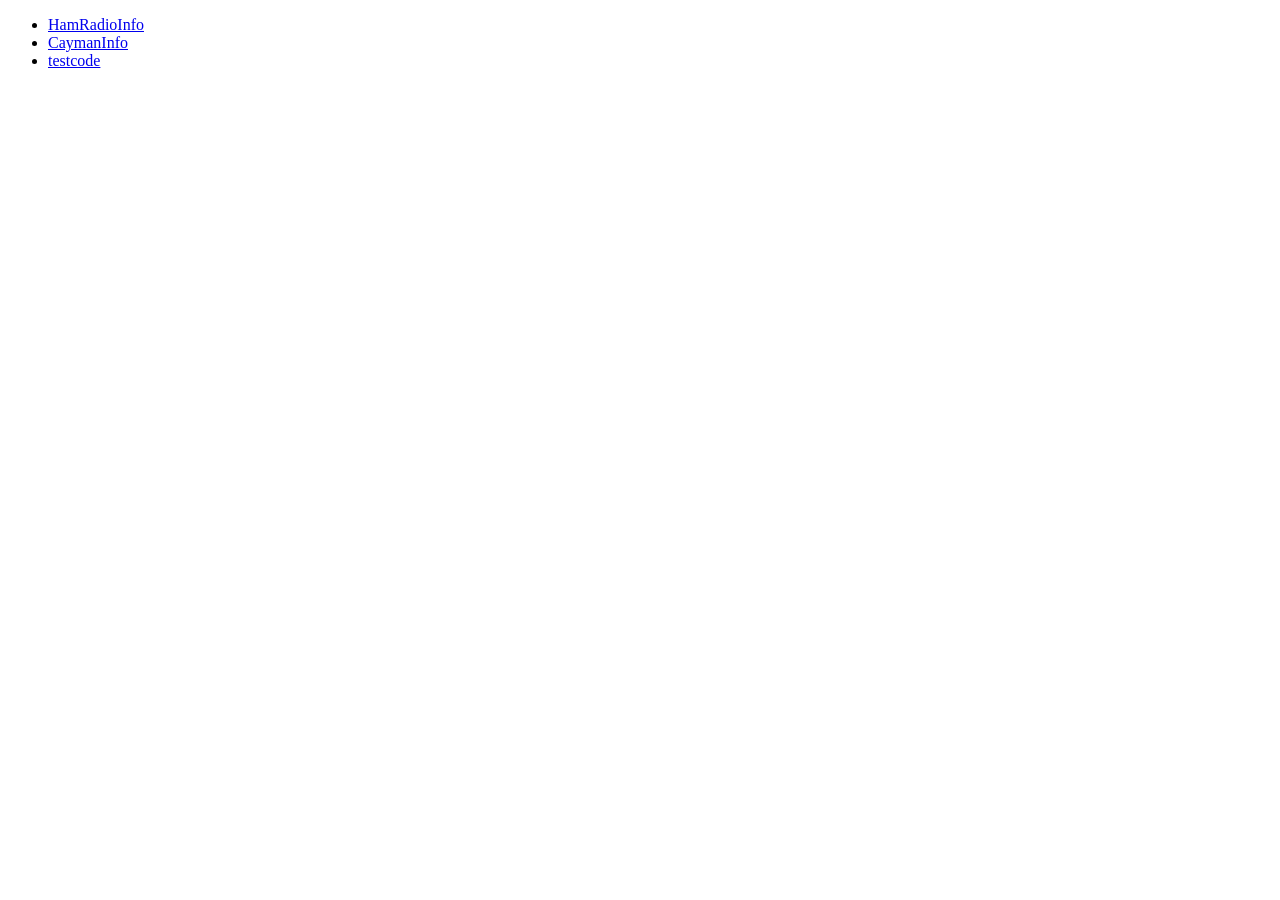
<file: index.html>
<!DOCTYPE html>
<html>
	<head>
		<title>R3sour3s</title>
	<head>
		<title>R3sourc3s</title>
	</head>
    		<ul>
        		<li><a href="https://yagahokin.github.io/hamradioinfo.html">HamRadioInfo</a></li>
        		<li><a href="https://yagahokin.github.io/caymaninfo.html">CaymanInfo</a></li>
				<li><a href="https://yagahokin.github.io/testcode.html">testcode</a></li>
			</ul>
		</footer>
	</body>
</html>
</file>
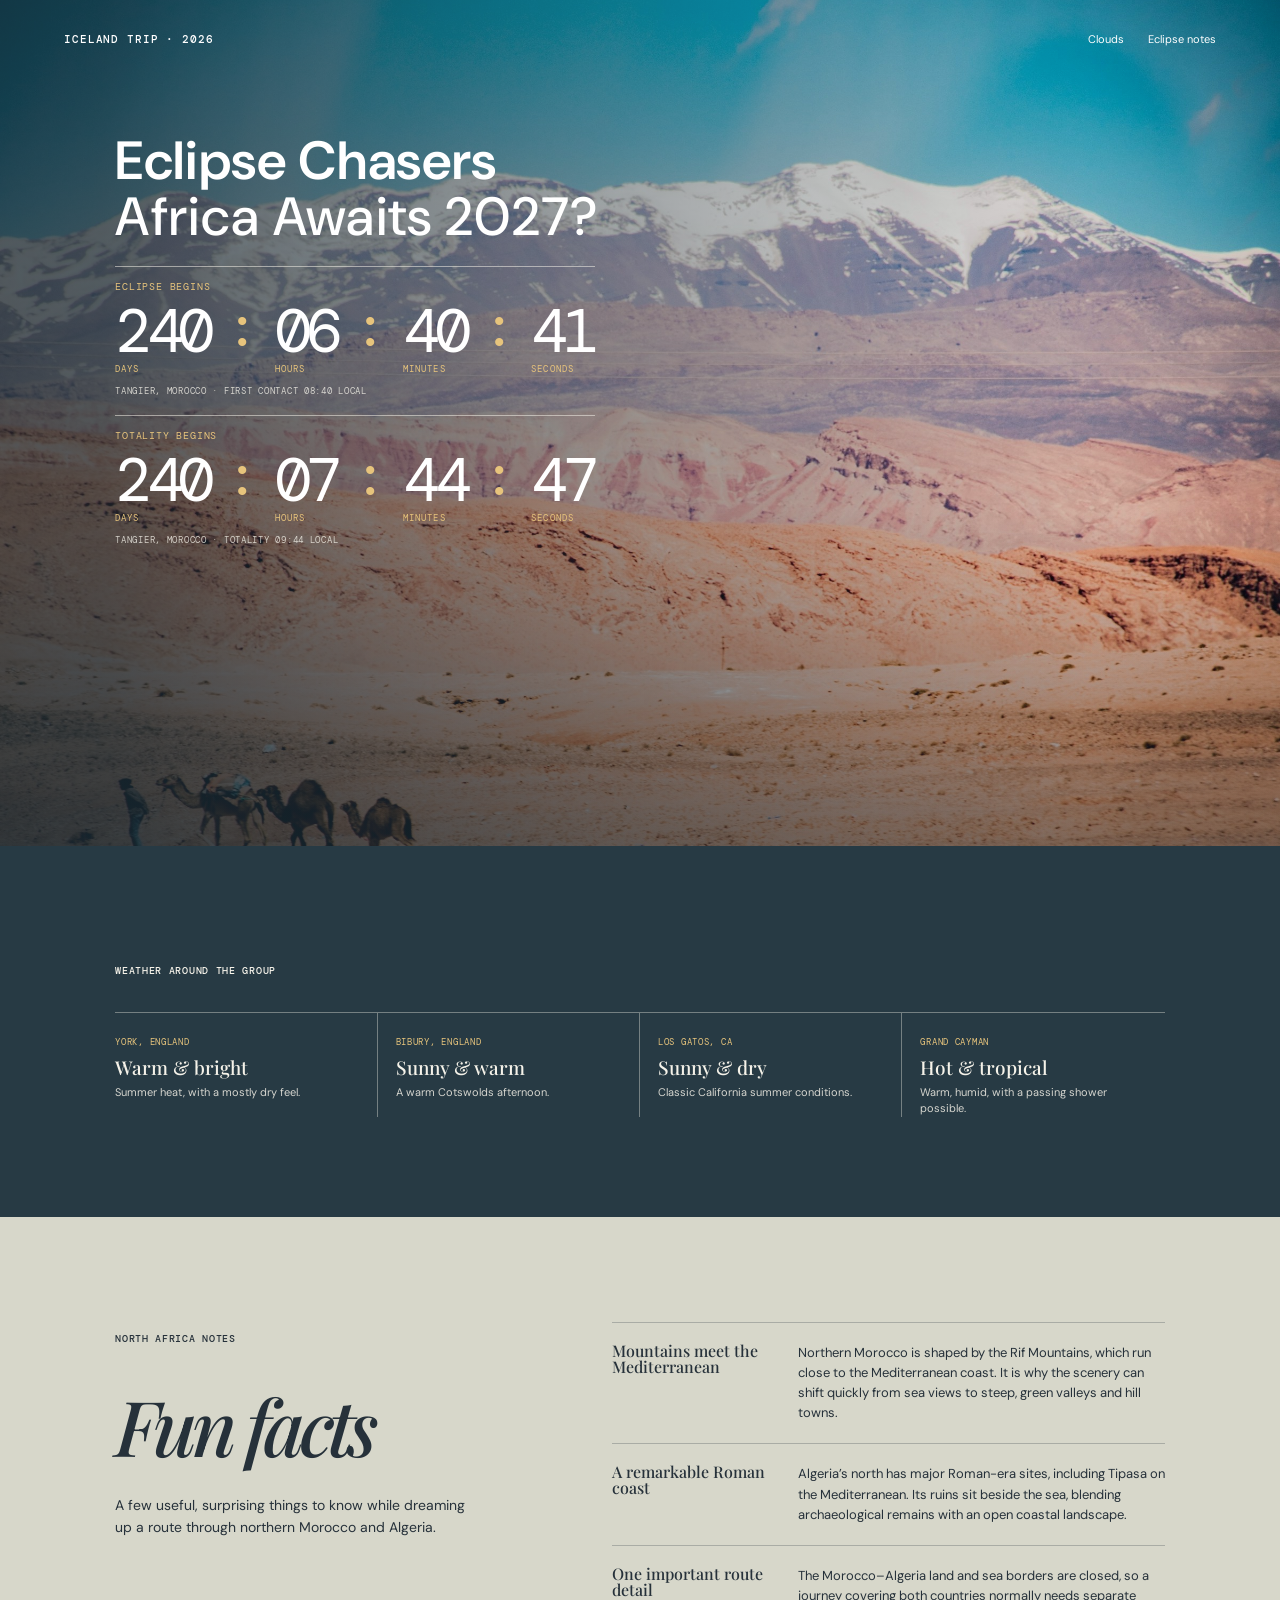
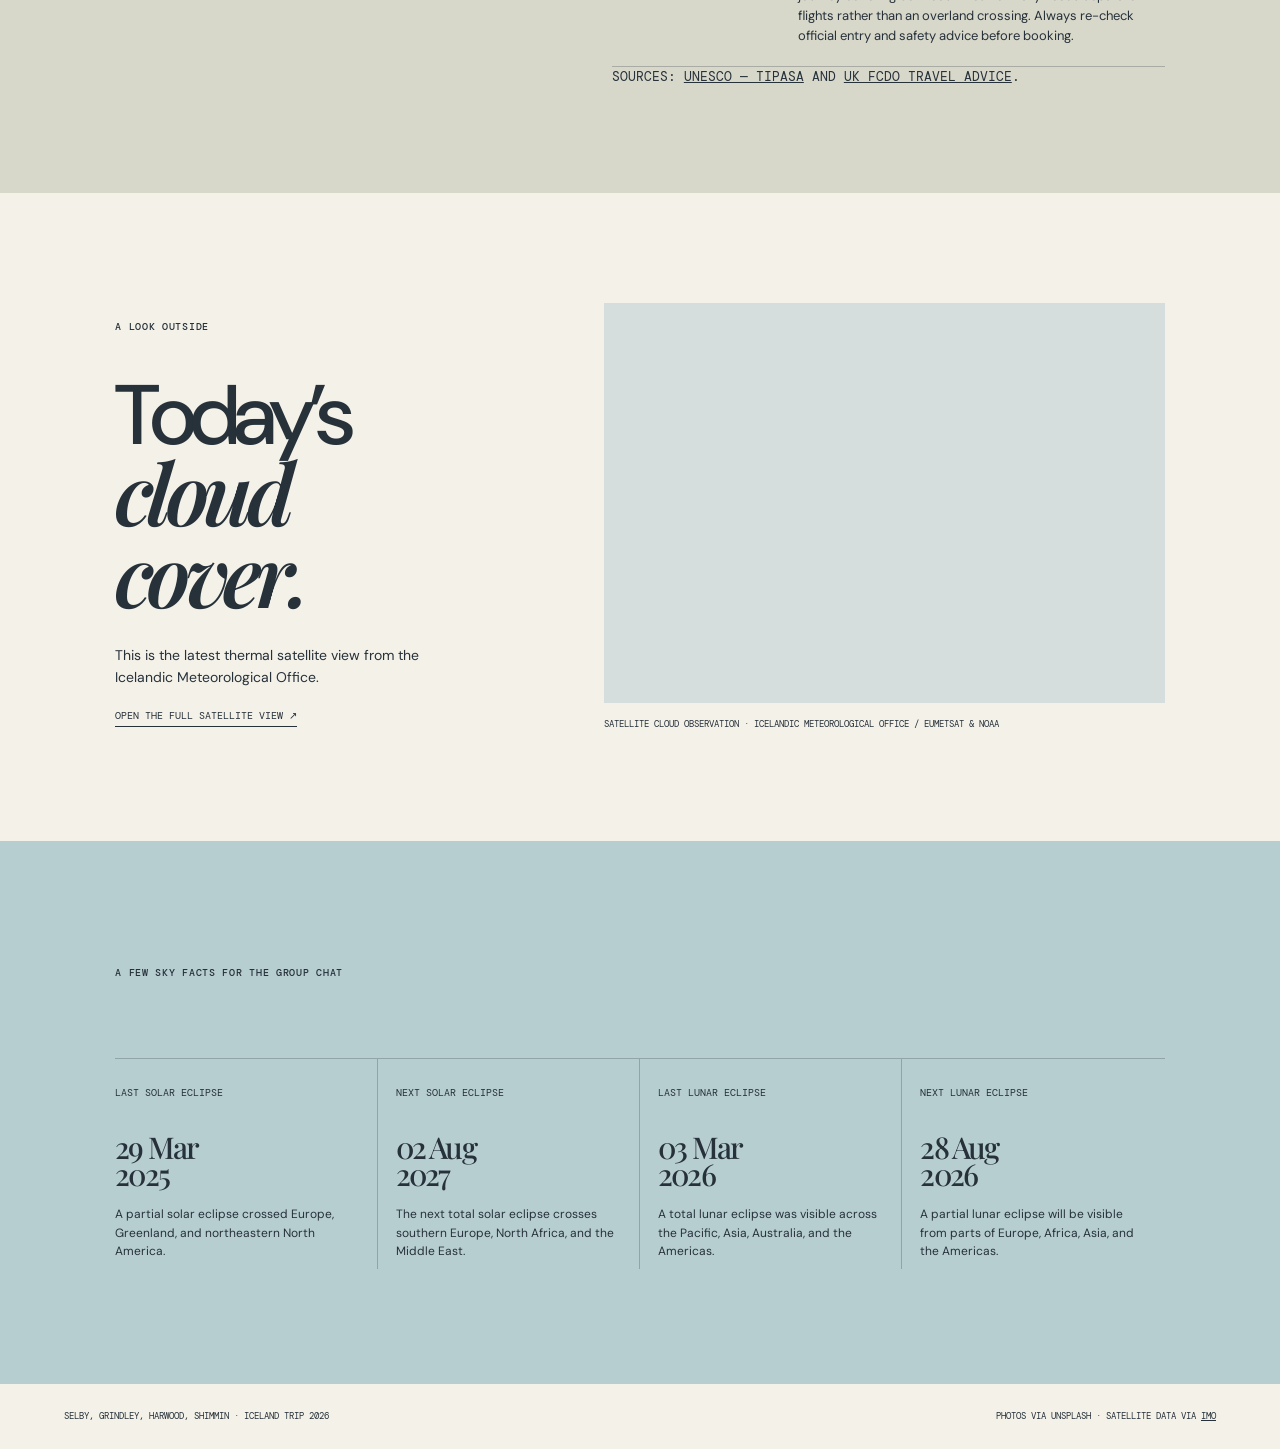
<file: iceland-tour/index.html>
<!doctype html>
<html lang="en">
<head>
  <meta charset="UTF-8" />
  <meta name="viewport" content="width=device-width, initial-scale=1.0" />
  <meta name="description" content="Selby, Grindley, Harwood and Shimmin Iceland trip 2026." />
  <title>Eclipse Chasers — Africa Awaits 2027?</title>
  <link rel="preconnect" href="https://fonts.googleapis.com" />
  <link rel="preconnect" href="https://fonts.gstatic.com" crossorigin />
  <link href="https://fonts.googleapis.com/css2?family=DM+Mono:wght@400;500&family=DM+Sans:wght@400;500;600&family=Playfair+Display:ital,wght@0,600;1,600&display=swap" rel="stylesheet" />
  <link rel="stylesheet" href="styles.css" />
  <style>
    .hero{min-height:720px;padding-top:104px}.hero h1{font-family:"DM Sans",Arial,sans-serif;font-size:clamp(33px,4.2vw,62px);font-weight:600;letter-spacing:.012em;line-height:1.04;margin:30px 0 20px}.hero h1 em{font-family:inherit;font-style:normal;font-weight:500;letter-spacing:.025em}.dual-countdown{display:grid;grid-template-columns:1fr;gap:18px;max-width:480px;margin-top:20px}.timer-card{border-top:1px solid #f4f1e88a;padding-top:13px}.timer-card>p,.timer-card small,.weather-strip span{font:10px "DM Mono",monospace;letter-spacing:.08em;text-transform:uppercase}.timer-card>p{margin:0 0 15px;color:#e7c47c}.timer-card small{display:block;font-size:9px;margin-top:10px;color:#f4f1e8cc}.timer-card .countdown{margin:0}.timer-card .countdown strong{font-size:clamp(36px,4.8vw,65px)}.timer-card .countdown span{margin-top:9px}.weather-strip{display:grid;grid-template-columns:repeat(4,1fr);margin-top:34px;border-top:1px solid #f4f1e861}.weather-strip article{padding:16px 18px 0 0;border-right:1px solid #f4f1e861}.weather-strip article+article{padding-left:18px}.weather-strip article:last-child{border:0}.weather-strip span{font-size:9px;color:#e7c47c}.weather-strip h3{font:500 19px/1 "Playfair Display",serif;margin:8px 0}.weather-strip p{font-size:11px;line-height:1.45;margin:0;color:#f4f1e8d9}.tech-note{padding:105px 9vw;display:grid;grid-template-columns:.8fr 1.2fr;gap:10vw;background:#d7d7ca}.tech-note h2{font-size:clamp(47px,6vw,88px);line-height:.9;letter-spacing:-.075em;margin:45px 0 0;font-weight:500}.tech-note h2 em{font-family:"Playfair Display",serif}.tech-note>div:first-child>p:not(.eyebrow){font-size:14px;line-height:1.58;max-width:360px;margin-top:28px}.tech-list{border-top:1px solid var(--line)}.tech-list article{display:grid;grid-template-columns:30% 1fr;gap:20px;padding:20px 0;border-bottom:1px solid var(--line)}.tech-list h3{font:500 16px/1 "Playfair Display",serif;margin:0}.tech-list p{font-size:13px;line-height:1.55;margin:0}.sources{font:9px/1.5 "DM Mono",monospace;text-transform:uppercase}.sources a{color:inherit}.uk-eclipse{padding:105px 9vw;background:#344852;color:#f4f1e8}.uk-eclipse h2{font:500 clamp(42px,6vw,86px)/.95 "DM Sans",sans-serif;letter-spacing:-.05em;margin:42px 0 0}.uk-eclipse .dual-countdown{grid-template-columns:repeat(2,minmax(0,1fr));max-width:980px;margin-top:62px}.uk-eclipse>p:last-child{font-size:12px;line-height:1.5;max-width:520px;margin-top:34px;color:#f4f1e8d5}@media(max-width:700px){.hero{min-height:670px;padding-top:92px}.hero h1{font-size:8.8vw;line-height:1.08}.timer-card .countdown strong{font-size:10vw}.weather-strip{grid-template-columns:1fr 1fr}.weather-strip article{padding:14px 10px 14px 0;border-bottom:1px solid #f4f1e861}.weather-strip article:nth-child(even){padding-left:10px;border-right:0}.tech-note{padding:82px 7vw;display:block}.tech-note h2{font-size:14vw}.tech-note>div:first-child>p:not(.eyebrow){margin:27px 0 50px}.tech-list article{display:block}.tech-list h3{margin-bottom:12px}.uk-eclipse{padding:80px 7vw}.uk-eclipse h2{font-size:13vw}.uk-eclipse .dual-countdown{grid-template-columns:1fr;margin-top:42px}}
    .hero-image{background-image:url("morocco-desert.jpg")!important}
  </style>
</head>
<body>
  <header class="header"><a href="#top" class="wordmark">ICELAND TRIP · 2026</a><button class="menu" aria-expanded="false" aria-controls="nav"><span></span><span></span></button><nav id="nav"><a href="#weather">Clouds</a><a href="#notes">Eclipse notes</a></nav></header>
  <main id="top">
    <section class="hero"><div class="hero-image" role="img" aria-label="Camel caravan crossing the Moroccan desert beneath the Atlas Mountains"></div><div class="hero-shade"></div><h1>Eclipse Chasers<br /><em>Africa Awaits 2027?</em></h1><div class="dual-countdown"><div class="timer-card"><p>Eclipse begins</p><div class="countdown"><div><strong id="start-days">00</strong><span>Days</span></div><i>:</i><div><strong id="start-hours">00</strong><span>Hours</span></div><i>:</i><div><strong id="start-minutes">00</strong><span>Minutes</span></div><i>:</i><div><strong id="start-seconds">00</strong><span>Seconds</span></div></div><small>Tangier, Morocco · First contact 08:40 local</small></div><div class="timer-card"><p>Totality begins</p><div class="countdown"><div><strong id="total-days">00</strong><span>Days</span></div><i>:</i><div><strong id="total-hours">00</strong><span>Hours</span></div><i>:</i><div><strong id="total-minutes">00</strong><span>Minutes</span></div><i>:</i><div><strong id="total-seconds">00</strong><span>Seconds</span></div></div><small>Tangier, Morocco · Totality 09:44 local</small></div></div></section>
    <section class="eclipse"><p class="eyebrow">Weather around the group</p><div class="weather-strip"><article><span>York, England</span><h3>Warm &amp; bright</h3><p>Summer heat, with a mostly dry feel.</p></article><article><span>Bibury, England</span><h3>Sunny &amp; warm</h3><p>A warm Cotswolds afternoon.</p></article><article><span>Los Gatos, CA</span><h3>Sunny &amp; dry</h3><p>Classic California summer conditions.</p></article><article><span>Grand Cayman</span><h3>Hot &amp; tropical</h3><p>Warm, humid, with a passing shower possible.</p></article></div></section>
    <section class="tech-note"><div><p class="eyebrow">North Africa notes</p><h2><em>Fun facts</em></h2><p>A few useful, surprising things to know while dreaming up a route through northern Morocco and Algeria.</p></div><div class="tech-list"><article><h3>Mountains meet the Mediterranean</h3><p>Northern Morocco is shaped by the Rif Mountains, which run close to the Mediterranean coast. It is why the scenery can shift quickly from sea views to steep, green valleys and hill towns.</p></article><article><h3>A remarkable Roman coast</h3><p>Algeria’s north has major Roman-era sites, including Tipasa on the Mediterranean. Its ruins sit beside the sea, blending archaeological remains with an open coastal landscape.</p></article><article><h3>One important route detail</h3><p>The Morocco–Algeria land and sea borders are closed, so a journey covering both countries normally needs separate flights rather than an overland crossing. Always re-check official entry and safety advice before booking.</p></article><p class="sources">Sources: <a href="https://whc.unesco.org/en/list/193/" target="_blank" rel="noreferrer">UNESCO — Tipasa</a> and <a href="https://www.gov.uk/foreign-travel-advice/morocco/regional-risks" target="_blank" rel="noreferrer">UK FCDO travel advice</a>.</p></div></section>
    <section class="weather" id="weather"><div><p class="eyebrow">A look outside</p><h2>Today’s<br /><em>cloud cover.</em></h2><p>This is the latest thermal satellite view from the Icelandic Meteorological Office.</p><a href="https://en.vedur.is/weather/observations/satellites/" target="_blank" rel="noreferrer">Open the full satellite view ↗</a></div><figure><iframe title="Latest Iceland satellite cloud cover" src="https://en.vedur.is/weather/observations/satellites/"></iframe><figcaption>Satellite cloud observation · Icelandic Meteorological Office / EUMETSAT &amp; NOAA</figcaption></figure></section>
    <section class="notes" id="notes"><p class="eyebrow">A few sky facts for the group chat</p><div class="fact-grid"><article><span>LAST SOLAR ECLIPSE</span><h3>29 Mar<br />2025</h3><p>A partial solar eclipse crossed Europe, Greenland, and northeastern North America.</p></article><article><span>NEXT SOLAR ECLIPSE</span><h3>02 Aug<br />2027</h3><p>The next total solar eclipse crosses southern Europe, North Africa, and the Middle East.</p></article><article><span>LAST LUNAR ECLIPSE</span><h3>03 Mar<br />2026</h3><p>A total lunar eclipse was visible across the Pacific, Asia, Australia, and the Americas.</p></article><article><span>NEXT LUNAR ECLIPSE</span><h3>28 Aug<br />2026</h3><p>A partial lunar eclipse will be visible from parts of Europe, Africa, Asia, and the Americas.</p></article></div></section>
  </main>
  <footer><span>SELBY, GRINDLEY, HARWOOD, SHIMMIN · ICELAND TRIP 2026</span><span>Photos via Unsplash · satellite data via <a href="https://en.vedur.is/weather/observations/satellites/">IMO</a></span></footer>
  <script src="script.js?v=20270802"></script>
</body>
</html>
</file>
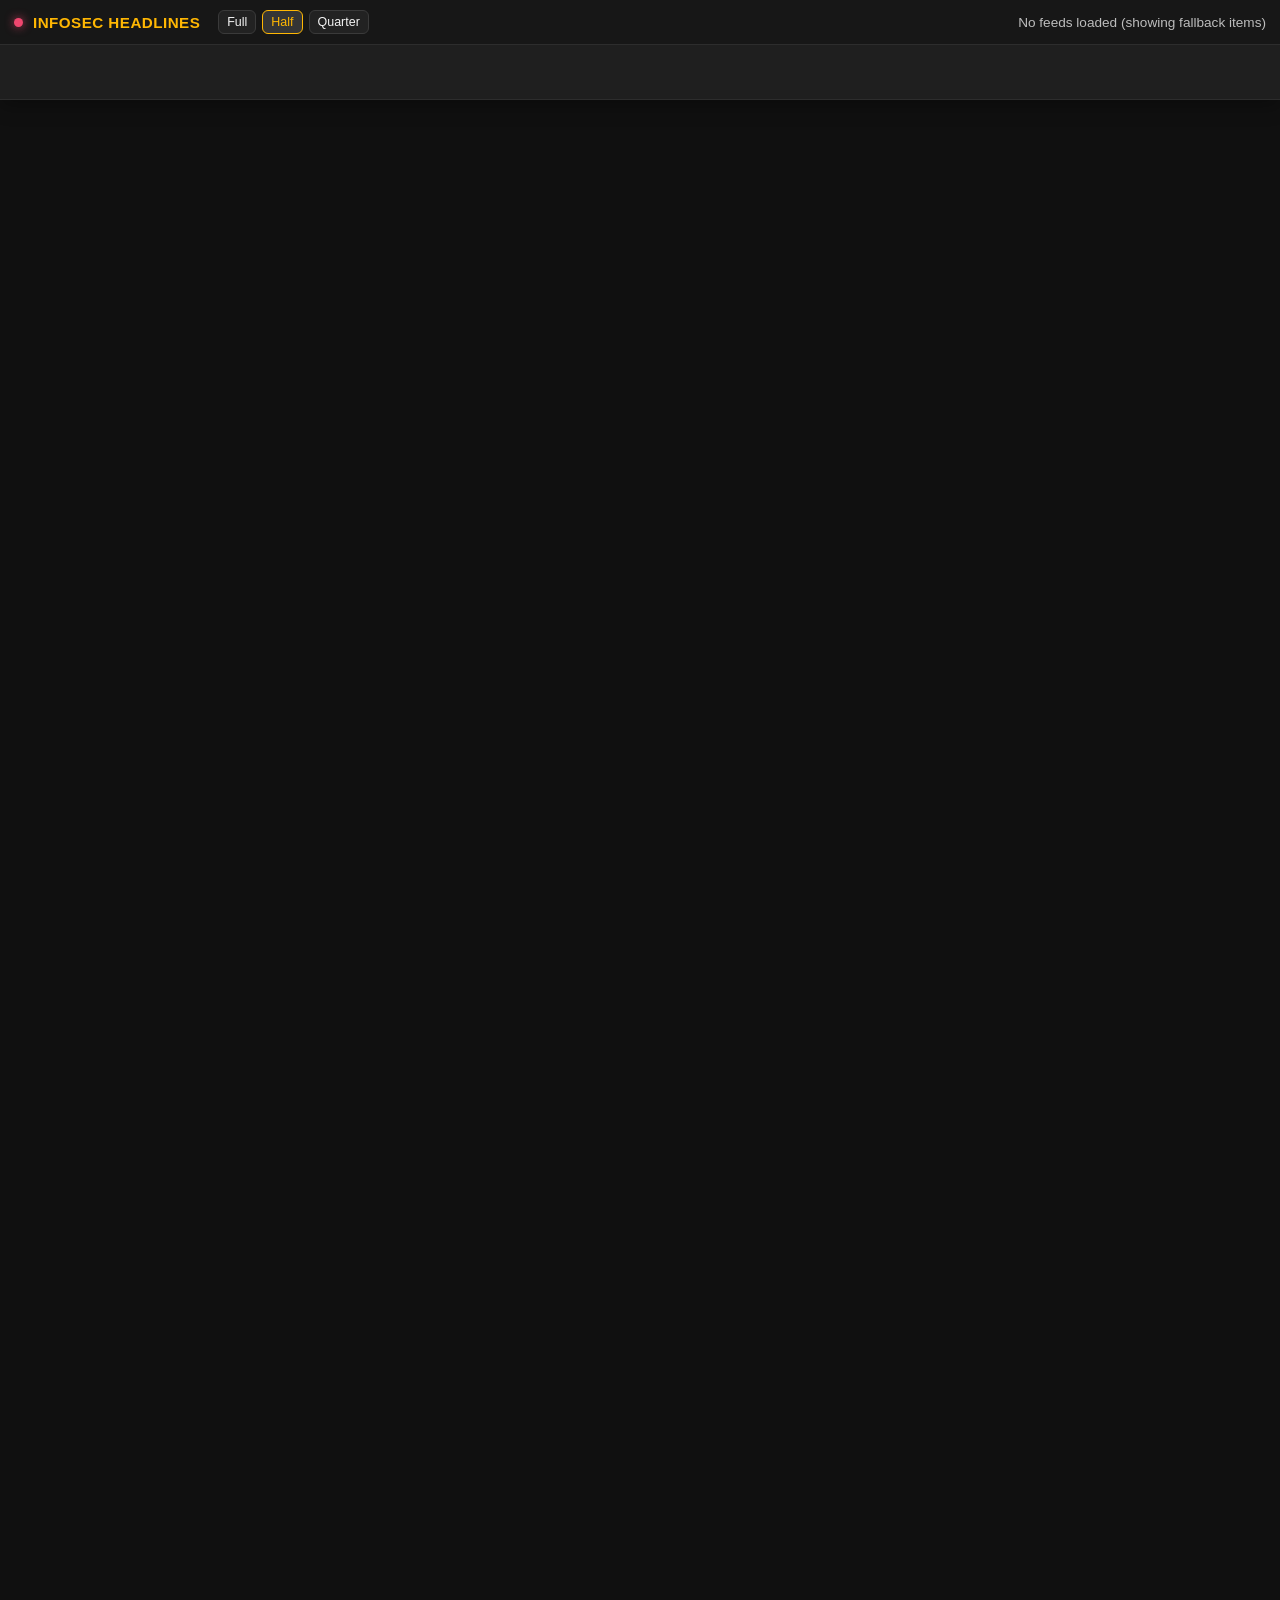
<file: testcode.html>
<!DOCTYPE html>
<html lang="en">
<head>
  <meta charset="UTF-8" />
  <meta name="viewport" content="width=device-width, initial-scale=1.0" />
  <meta http-equiv="refresh" content="100" />
  <title>Cayman Info + News Ticker</title>
  <style>
    :root {
      --panel: #1f1f1f;
      --text: #f3f3f3;
      --accent: #ffb703;
      --muted: #bdbdbd;
    }

    * {
      box-sizing: border-box;
    }

    body {
      margin: 0;
      font-family: "Segoe UI", Tahoma, Geneva, Verdana, sans-serif;
      background: #101010;
      color: var(--text);
    }

    .ticker-wrap {
      width: 100%;
      background: var(--panel);
      border-bottom: 1px solid #2d2d2d;
      overflow: hidden;
      box-shadow: 0 6px 18px rgba(0, 0, 0, 0.3);
      position: sticky;
      top: 0;
      z-index: 10;
    }

    .ticker-header {
      display: flex;
      align-items: center;
      gap: 10px;
      padding: 10px 14px;
      border-bottom: 1px solid #2d2d2d;
      background: #171717;
      font-size: 0.95rem;
    }

    .dot {
      width: 9px;
      height: 9px;
      border-radius: 50%;
      background: #ef476f;
      box-shadow: 0 0 10px rgba(239, 71, 111, 0.8);
    }

    .ticker-label {
      color: var(--accent);
      font-weight: 700;
      letter-spacing: 0.03em;
      text-transform: uppercase;
    }

    .status {
      margin-left: auto;
      color: var(--muted);
      font-size: 0.85rem;
    }

    .speed-controls {
      display: inline-flex;
      gap: 6px;
      margin-left: 8px;
    }

    .speed-btn {
      border: 1px solid #3a3a3a;
      background: #222;
      color: var(--text);
      border-radius: 6px;
      padding: 4px 8px;
      font-size: 0.78rem;
      cursor: pointer;
    }

    .speed-btn:hover {
      border-color: #565656;
    }

    .speed-btn.active {
      background: #353535;
      border-color: var(--accent);
      color: var(--accent);
    }

    .ticker-track-wrap {
      position: relative;
      overflow: hidden;
      white-space: nowrap;
      height: 54px;
      display: flex;
      align-items: center;
    }

    .ticker-track {
      display: inline-flex;
      align-items: center;
      gap: 28px;
      padding-left: 100%;
      animation: scroll 140s linear infinite;
      will-change: transform;
    }

    .ticker-item {
      display: inline-flex;
      align-items: center;
      gap: 10px;
      color: var(--text);
      text-decoration: none;
      font-size: 1rem;
    }

    .ticker-item:hover {
      color: var(--accent);
      text-decoration: underline;
    }

    .bullet {
      color: var(--accent);
      font-size: 0.95rem;
      opacity: 0.9;
    }

    .content {
      padding: 0;
      line-height: 0;
    }

    iframe {
      border: 0;
      vertical-align: top;
    }

    @keyframes scroll {
      from { transform: translateX(0); }
      to { transform: translateX(-100%); }
    }

    @media (max-width: 640px) {
      .ticker-track-wrap { height: 50px; }
      .ticker-item { font-size: 0.92rem; }
      .speed-controls { margin-left: 0; }
    }
  </style>
</head>
<body>
  <main class="ticker-wrap">
    <header class="ticker-header">
      <span class="dot" aria-hidden="true"></span>
      <span class="ticker-label">Infosec Headlines</span>
      <div class="speed-controls" id="speedControls" aria-label="Ticker speed">
        <button class="speed-btn" type="button" data-speed="1">Full</button>
        <button class="speed-btn active" type="button" data-speed="2">Half</button>
        <button class="speed-btn" type="button" data-speed="4">Quarter</button>
      </div>
      <span class="status" id="statusText">Loading feeds...</span>
    </header>

    <section class="ticker-track-wrap" aria-label="News ticker">
      <div class="ticker-track" id="tickerTrack"></div>
    </section>
  </main>

  <section class="content">
    <iframe src="https://www.weather.gov.ky/radar" width="50%" height="600"></iframe><iframe src="https://cdn.star.nesdis.noaa.gov/GOES16/ABI/SECTOR/car/13/GOES16-CAR-13-1000x1000.gif" width="50%" height="600"></iframe>
    <iframe src="https://www.cruisemapper.com/?poi=25" width="50%" height="800"></iframe><iframe src="https://www.caymanport.com/wp-content/uploads/webcam/CamRWTWashPier21.jpg" width="50%" height="800"></iframe>
    <iframe src="https://www.cruisemapper.com/ports/grand-cayman-island-port-25?tab-schedule" width="50%" height="800"></iframe><iframe src="https://www.nhc.noaa.gov/" width="50%" height="800"></iframe>
  </section>

  <script>
    const FEEDS = [
      "https://thehackernews.com/feeds/posts/default",
      "https://feeds.bbci.co.uk/news/world/rss.xml",
      "https://www.reuters.com/world/rss"
    ];

    const MAX_ITEMS_PER_FEED = 8;
    const BASE_DURATION_DESKTOP = 70;
    const BASE_DURATION_MOBILE = 85;
    const FALLBACK_ITEMS = [
      { title: "Welcome: Add your feed URLs in the FEEDS array.", link: "#" },
      { title: "If a feed fails, the ticker still runs with available sources.", link: "#" },
      { title: "Use a local web server for best browser compatibility.", link: "#" }
    ];

    const tickerTrack = document.getElementById("tickerTrack");
    const statusText = document.getElementById("statusText");
    const speedControls = document.getElementById("speedControls");
    let speedFactor = 2;

    function applyTickerSpeed() {
      const isMobile = window.matchMedia("(max-width: 640px)").matches;
      const base = isMobile ? BASE_DURATION_MOBILE : BASE_DURATION_DESKTOP;
      tickerTrack.style.animationDuration = `${base * speedFactor}s`;
    }

    function setSpeed(factor) {
      speedFactor = factor;
      for (const btn of speedControls.querySelectorAll(".speed-btn")) {
        btn.classList.toggle("active", Number(btn.dataset.speed) === factor);
      }
      applyTickerSpeed();
    }

    async function fetchFeedItems(rssUrl) {
      const proxyUrl = "https://api.allorigins.win/raw?url=" + encodeURIComponent(rssUrl);
      const response = await fetch(proxyUrl, { cache: "no-store" });
      if (!response.ok) {
        throw new Error(`Feed request failed (${response.status})`);
      }

      const xmlText = await response.text();
      const xml = new DOMParser().parseFromString(xmlText, "text/xml");
      const parseError = xml.querySelector("parsererror");
      if (parseError) {
        throw new Error("Invalid XML feed response");
      }

      return [...xml.querySelectorAll("item")]
        .slice(0, MAX_ITEMS_PER_FEED)
        .map((item) => ({
          title: item.querySelector("title")?.textContent?.trim() || "Untitled",
          link: item.querySelector("link")?.textContent?.trim() || "#"
        }))
        .filter((x) => x.title);
    }

    function buildTicker(items) {
      tickerTrack.innerHTML = "";
      const list = items.length ? items : FALLBACK_ITEMS;
      const loopItems = [...list, ...list];

      for (const item of loopItems) {
        const anchor = document.createElement("a");
        anchor.className = "ticker-item";
        anchor.href = item.link;
        anchor.target = "_blank";
        anchor.rel = "noopener noreferrer";

        const bullet = document.createElement("span");
        bullet.className = "bullet";
        bullet.textContent = "●";

        const title = document.createElement("span");
        title.textContent = item.title;

        anchor.appendChild(bullet);
        anchor.appendChild(title);
        tickerTrack.appendChild(anchor);
      }
    }

    async function initTicker() {
      applyTickerSpeed();
      statusText.textContent = "Loading feeds...";
      const allItems = [];
      const results = await Promise.allSettled(FEEDS.map(fetchFeedItems));
      let successCount = 0;

      for (const result of results) {
        if (result.status === "fulfilled") {
          successCount += 1;
          allItems.push(...result.value);
        }
      }

      if (!allItems.length) {
        buildTicker(FALLBACK_ITEMS);
        statusText.textContent = "No feeds loaded (showing fallback items)";
        return;
      }

      buildTicker(allItems);
      statusText.textContent = `Loaded ${successCount}/${FEEDS.length} sources`;
    }

    initTicker().catch((error) => {
      console.error(error);
      buildTicker(FALLBACK_ITEMS);
      statusText.textContent = "Error loading feeds (showing fallback items)";
    });

    speedControls.addEventListener("click", (event) => {
      const target = event.target;
      if (!(target instanceof HTMLButtonElement)) return;
      const factor = Number(target.dataset.speed);
      if (![1, 2, 4].includes(factor)) return;
      setSpeed(factor);
    });

    window.addEventListener("resize", applyTickerSpeed);
  </script>
</body>
</html>
</file>
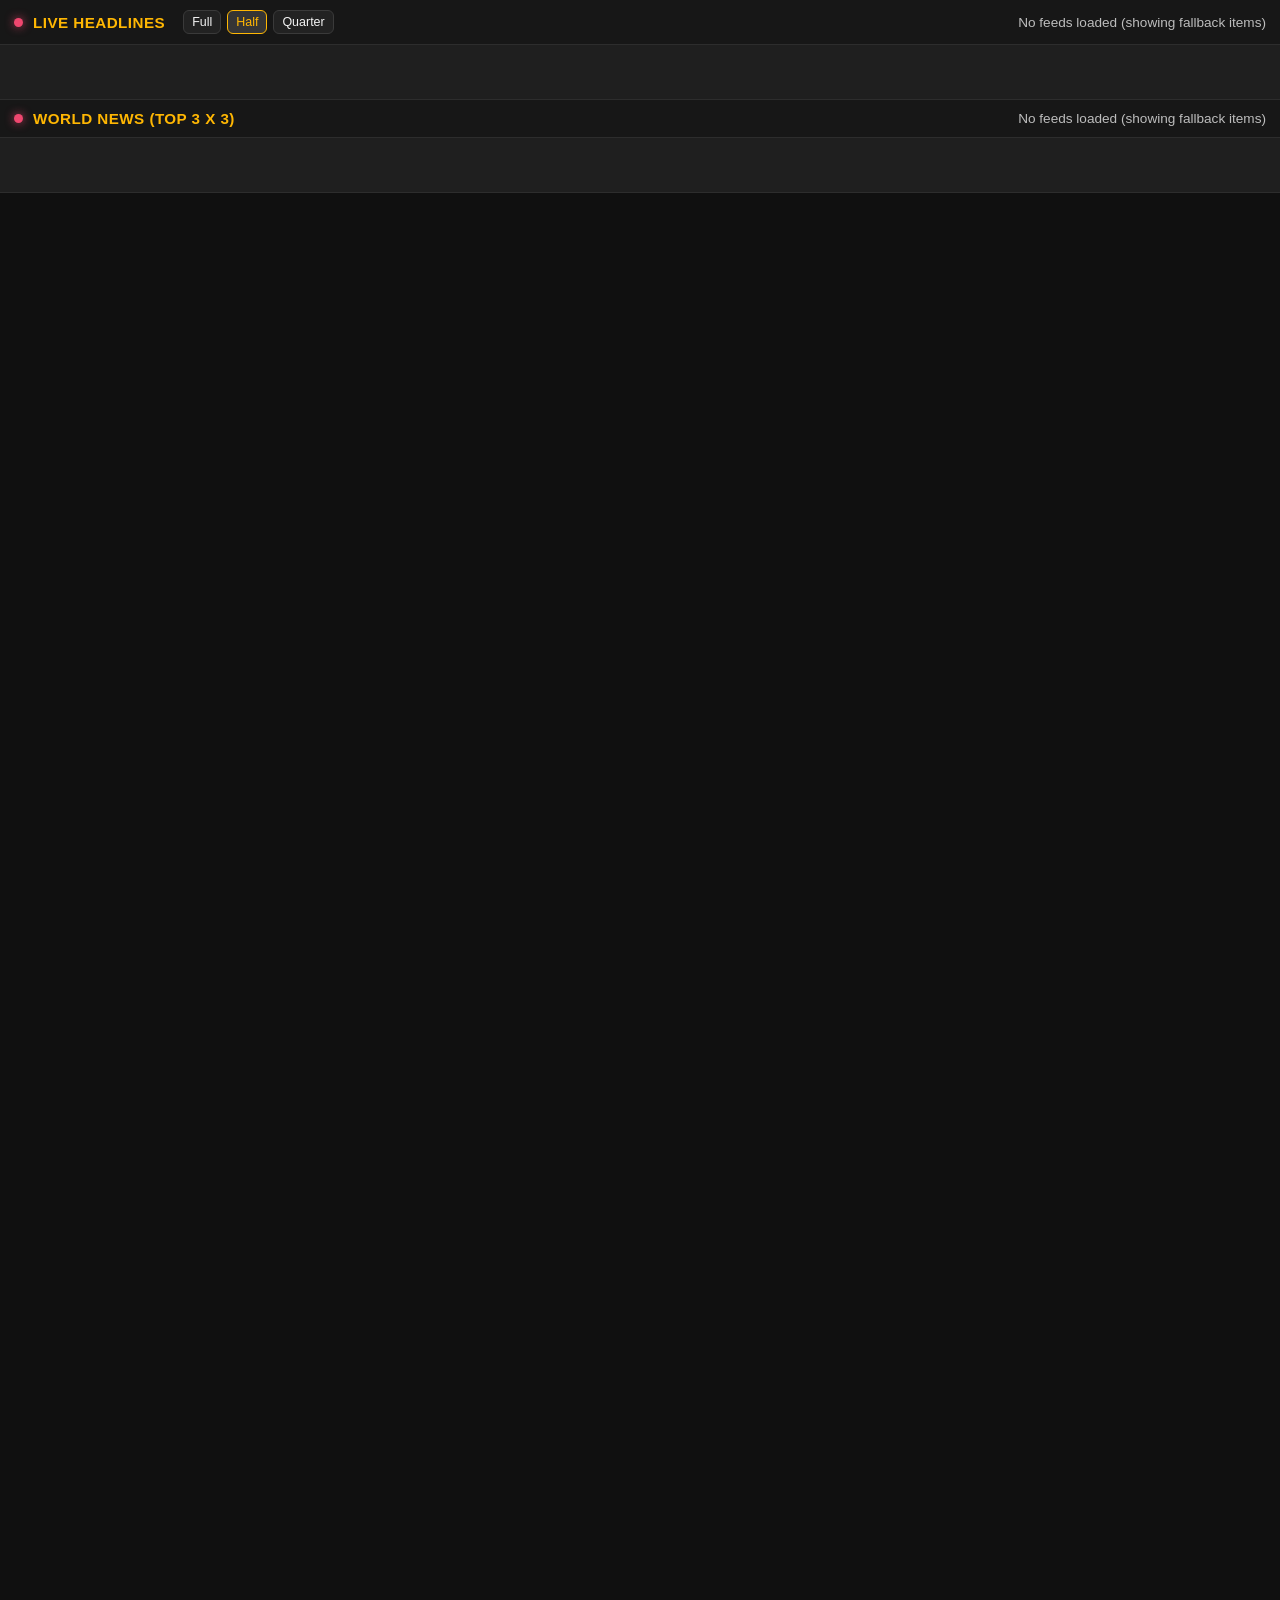
<file: tickertest.html>
<!DOCTYPE html>
<html lang="en">
<head>
  <meta charset="UTF-8" />
  <meta name="viewport" content="width=device-width, initial-scale=1.0" />
  <meta http-equiv="refresh" content="100" />
  <title>Cayman Info + News Ticker</title>
  <style>
    :root {
      --panel: #1f1f1f;
      --text: #f3f3f3;
      --accent: #ffb703;
      --muted: #bdbdbd;
    }

    * {
      box-sizing: border-box;
    }

    body {
      margin: 0;
      font-family: "Segoe UI", Tahoma, Geneva, Verdana, sans-serif;
      background: #101010;
      color: var(--text);
    }

    .ticker-stack {
      position: sticky;
      top: 0;
      z-index: 10;
    }

    .ticker-wrap {
      width: 100%;
      background: var(--panel);
      border-bottom: 1px solid #2d2d2d;
      overflow: hidden;
      box-shadow: 0 6px 18px rgba(0, 0, 0, 0.3);
    }

    .ticker-wrap.secondary {
      box-shadow: none;
    }

    .ticker-header {
      display: flex;
      align-items: center;
      gap: 10px;
      padding: 10px 14px;
      border-bottom: 1px solid #2d2d2d;
      background: #171717;
      font-size: 0.95rem;
    }

    .dot {
      width: 9px;
      height: 9px;
      border-radius: 50%;
      background: #ef476f;
      box-shadow: 0 0 10px rgba(239, 71, 111, 0.8);
    }

    .ticker-label {
      color: var(--accent);
      font-weight: 700;
      letter-spacing: 0.03em;
      text-transform: uppercase;
    }

    .status {
      margin-left: auto;
      color: var(--muted);
      font-size: 0.85rem;
    }

    .speed-controls {
      display: inline-flex;
      gap: 6px;
      margin-left: 8px;
    }

    .speed-btn {
      border: 1px solid #3a3a3a;
      background: #222;
      color: var(--text);
      border-radius: 6px;
      padding: 4px 8px;
      font-size: 0.78rem;
      cursor: pointer;
    }

    .speed-btn:hover {
      border-color: #565656;
    }

    .speed-btn.active {
      background: #353535;
      border-color: var(--accent);
      color: var(--accent);
    }

    .ticker-track-wrap {
      position: relative;
      overflow: hidden;
      white-space: nowrap;
      height: 54px;
      display: flex;
      align-items: center;
    }

    .ticker-track {
      display: inline-flex;
      align-items: center;
      gap: 28px;
      padding-left: 100%;
      animation: scroll 140s linear infinite;
      will-change: transform;
    }

    .ticker-item {
      display: inline-flex;
      align-items: center;
      gap: 10px;
      color: var(--text);
      text-decoration: none;
      font-size: 1rem;
    }

    .ticker-item:hover {
      color: var(--accent);
      text-decoration: underline;
    }

    .bullet {
      color: var(--accent);
      font-size: 0.95rem;
      opacity: 0.9;
    }

    .content {
      padding: 0;
      line-height: 0;
    }

    iframe {
      border: 0;
      vertical-align: top;
    }

    @keyframes scroll {
      from { transform: translateX(0); }
      to { transform: translateX(-100%); }
    }

    @media (max-width: 640px) {
      .ticker-track-wrap { height: 50px; }
      .ticker-item { font-size: 0.92rem; }
      .speed-controls { margin-left: 0; }
    }
  </style>
</head>
<body>
  <main class="ticker-stack">
    <section class="ticker-wrap">
      <header class="ticker-header">
        <span class="dot" aria-hidden="true"></span>
        <span class="ticker-label">Live Headlines</span>
        <div class="speed-controls" id="speedControls" aria-label="Ticker speed">
          <button class="speed-btn" type="button" data-speed="1">Full</button>
          <button class="speed-btn active" type="button" data-speed="2">Half</button>
          <button class="speed-btn" type="button" data-speed="4">Quarter</button>
        </div>
        <span class="status" id="statusText">Loading feeds...</span>
      </header>

      <section class="ticker-track-wrap" aria-label="News ticker">
        <div class="ticker-track" id="tickerTrack"></div>
      </section>
    </section>

    <section class="ticker-wrap secondary">
      <header class="ticker-header">
        <span class="dot" aria-hidden="true"></span>
        <span class="ticker-label">World News (Top 3 x 3)</span>
        <span class="status" id="worldStatusText">Loading feeds...</span>
      </header>

      <section class="ticker-track-wrap" aria-label="World news ticker">
        <div class="ticker-track" id="worldTickerTrack"></div>
      </section>
    </section>
  </main>

  <section class="content">
    <iframe src="https://www.weather.gov.ky/radar" width="50%" height="600"></iframe><iframe src="https://cdn.star.nesdis.noaa.gov/GOES16/ABI/SECTOR/car/13/GOES16-CAR-13-1000x1000.gif" width="50%" height="600"></iframe>
    <iframe src="https://www.cruisemapper.com/?poi=25" width="50%" height="800"></iframe><iframe src="https://www.caymanport.com/wp-content/uploads/webcam/CamRWTWashPier21.jpg" width="50%" height="800"></iframe>
    <iframe src="https://www.cruisemapper.com/ports/grand-cayman-island-port-25?tab-schedule" width="50%" height="800"></iframe><iframe src="https://www.nhc.noaa.gov/" width="50%" height="800"></iframe>
    <iframe src="https://www.caymanport.com/wp-content/uploads/webcam/CamRWTWashPier21.jpg" width="100%" height="800"></iframe>
  </section>

  <script>
    const FEEDS = [
      "https://rss.nytimes.com/services/xml/rss/nyt/HomePage.xml",
      "https://feeds.bbci.co.uk/news/world/rss.xml",
      "https://www.reuters.com/world/rss"
    ];

    const WORLD_FEEDS = [
      { name: "BBC", url: "https://feeds.bbci.co.uk/news/world/rss.xml" },
      { name: "Reuters", url: "https://www.reuters.com/world/rss" },
      { name: "CNN", url: "https://rss.cnn.com/rss/edition_world.rss" }
    ];

    const MAX_ITEMS_PER_FEED = 8;
    const WORLD_ITEMS_PER_FEED = 3;
    const BASE_DURATION_DESKTOP = 70;
    const BASE_DURATION_MOBILE = 85;
    const FALLBACK_ITEMS = [
      { title: "Welcome: Add your feed URLs in the FEEDS array.", link: "#" },
      { title: "If a feed fails, the ticker still runs with available sources.", link: "#" },
      { title: "Use a local web server for best browser compatibility.", link: "#" }
    ];
    const WORLD_FALLBACK_ITEMS = [
      { title: "BBC: Feed unavailable.", link: "#" },
      { title: "Reuters: Feed unavailable.", link: "#" },
      { title: "CNN: Feed unavailable.", link: "#" }
    ];

    const tickerTrack = document.getElementById("tickerTrack");
    const worldTickerTrack = document.getElementById("worldTickerTrack");
    const statusText = document.getElementById("statusText");
    const worldStatusText = document.getElementById("worldStatusText");
    const speedControls = document.getElementById("speedControls");
    let speedFactor = 2;

    function applyTickerSpeed() {
      const isMobile = window.matchMedia("(max-width: 640px)").matches;
      const base = isMobile ? BASE_DURATION_MOBILE : BASE_DURATION_DESKTOP;
      tickerTrack.style.animationDuration = `${base * speedFactor}s`;
      worldTickerTrack.style.animationDuration = `${base * speedFactor}s`;
    }

    function setSpeed(factor) {
      speedFactor = factor;
      for (const btn of speedControls.querySelectorAll(".speed-btn")) {
        btn.classList.toggle("active", Number(btn.dataset.speed) === factor);
      }
      applyTickerSpeed();
    }

    async function fetchFeedItems(rssUrl, limit = MAX_ITEMS_PER_FEED, sourceName = "") {
      const proxyUrl = "https://api.allorigins.win/raw?url=" + encodeURIComponent(rssUrl);
      const response = await fetch(proxyUrl, { cache: "no-store" });
      if (!response.ok) {
        throw new Error(`Feed request failed (${response.status})`);
      }

      const xmlText = await response.text();
      const xml = new DOMParser().parseFromString(xmlText, "text/xml");
      const parseError = xml.querySelector("parsererror");
      if (parseError) {
        throw new Error("Invalid XML feed response");
      }

      const nodes = [...xml.querySelectorAll("item"), ...xml.querySelectorAll("entry")];
      return nodes
        .slice(0, limit)
        .map((item) => {
          const title = item.querySelector("title")?.textContent?.trim() || "Untitled";
          const atomLink = item.querySelector("link")?.getAttribute("href");
          const rssLink = item.querySelector("link")?.textContent?.trim();
          const link = atomLink || rssLink || "#";
          return {
            title: sourceName ? `${sourceName}: ${title}` : title,
            link
          };
        })
        .filter((x) => x.title);
    }

    function buildTicker(trackElement, items, fallbackItems) {
      trackElement.innerHTML = "";
      const list = items.length ? items : fallbackItems;
      const loopItems = [...list, ...list];

      for (const item of loopItems) {
        const anchor = document.createElement("a");
        anchor.className = "ticker-item";
        anchor.href = item.link;
        anchor.target = "_blank";
        anchor.rel = "noopener noreferrer";

        const bullet = document.createElement("span");
        bullet.className = "bullet";
        bullet.textContent = "●";

        const title = document.createElement("span");
        title.textContent = item.title;

        anchor.appendChild(bullet);
        anchor.appendChild(title);
        trackElement.appendChild(anchor);
      }
    }

    async function initTicker() {
      applyTickerSpeed();
      statusText.textContent = "Loading feeds...";
      const allItems = [];
      const results = await Promise.allSettled(FEEDS.map(fetchFeedItems));
      let successCount = 0;

      for (const result of results) {
        if (result.status === "fulfilled") {
          successCount += 1;
          allItems.push(...result.value);
        }
      }

      if (!allItems.length) {
        buildTicker(tickerTrack, FALLBACK_ITEMS, FALLBACK_ITEMS);
        statusText.textContent = "No feeds loaded (showing fallback items)";
        return;
      }

      buildTicker(tickerTrack, allItems, FALLBACK_ITEMS);
      statusText.textContent = `Loaded ${successCount}/${FEEDS.length} sources`;
    }

    async function initWorldTicker() {
      worldStatusText.textContent = "Loading feeds...";
      const allItems = [];
      const results = await Promise.allSettled(
        WORLD_FEEDS.map((feed) => fetchFeedItems(feed.url, WORLD_ITEMS_PER_FEED, feed.name))
      );
      let successCount = 0;

      for (const result of results) {
        if (result.status === "fulfilled") {
          successCount += 1;
          allItems.push(...result.value);
        }
      }

      if (!allItems.length) {
        buildTicker(worldTickerTrack, WORLD_FALLBACK_ITEMS, WORLD_FALLBACK_ITEMS);
        worldStatusText.textContent = "No feeds loaded (showing fallback items)";
        return;
      }

      buildTicker(worldTickerTrack, allItems, WORLD_FALLBACK_ITEMS);
      worldStatusText.textContent = `Loaded ${successCount}/${WORLD_FEEDS.length} sources`;
    }

    initTicker().catch((error) => {
      console.error(error);
      buildTicker(tickerTrack, FALLBACK_ITEMS, FALLBACK_ITEMS);
      statusText.textContent = "Error loading feeds (showing fallback items)";
    });

    initWorldTicker().catch((error) => {
      console.error(error);
      buildTicker(worldTickerTrack, WORLD_FALLBACK_ITEMS, WORLD_FALLBACK_ITEMS);
      worldStatusText.textContent = "Error loading feeds (showing fallback items)";
    });

    speedControls.addEventListener("click", (event) => {
      const target = event.target;
      if (!(target instanceof HTMLButtonElement)) return;
      const factor = Number(target.dataset.speed);
      if (![1, 2, 4].includes(factor)) return;
      setSpeed(factor);
    });

    window.addEventListener("resize", applyTickerSpeed);
  </script>
</body>
</html>
</file>
<file: iceland-tour/styles.css>
:root{--ink:#26313a;--paper:#f4f1e8;--cream:#e9e3d5;--blue:#b7ced0;--gold:#c89150;--line:#26313a42}*{box-sizing:border-box}html{scroll-behavior:smooth}body{margin:0;background:var(--paper);color:var(--ink);font-family:"DM Sans",Arial,sans-serif}.header{height:78px;position:absolute;inset:0 0 auto;z-index:4;padding:0 5vw;display:flex;justify-content:space-between;align-items:center;color:white}.wordmark{font:500 11px "DM Mono",monospace;letter-spacing:.08em;text-decoration:none;color:inherit}.wordmark i{font-family:"Playfair Display",serif;font-size:15px;font-weight:600;letter-spacing:-.05em}.menu{display:none}nav{display:flex;gap:24px}nav a{font-size:11px;color:inherit;text-decoration:none}.hero{height:94vh;min-height:700px;position:relative;z-index:0;padding:142px 9vw 45px;color:#fff;overflow:hidden}.hero-image{position:absolute;inset:0;z-index:-2;background:url("https://images.unsplash.com/photo-1512764305357-ac90c11dad8c?auto=format&fit=crop&q=85&w=2400") center/cover}.hero-shade{position:absolute;inset:0;z-index:-1;background:linear-gradient(90deg,#192a34b8 8%,#192a3418 85%),linear-gradient(0deg,#192a347c,transparent 40%)}.kicker,.eyebrow,.post-meta{font:500 10px/1.4 "DM Mono",monospace;letter-spacing:.07em;text-transform:uppercase}.hero h1{font-weight:500;font-size:clamp(77px,11vw,170px);letter-spacing:-.09em;line-height:.72;margin:71px 0 42px}.hero h1 em,.welcome h2 em,.eclipse h2 em,.weather h2 em{font-family:"Playfair Display",serif;font-weight:600}.hero h1 span{font:500 15px "DM Mono",monospace;vertical-align:top;color:#eed18a;margin-left:7px}.hero-note{font-size:14px;line-height:1.55}.down{position:absolute;bottom:40px;right:9vw;color:inherit;text-decoration:none;font:10px "DM Mono",monospace;text-transform:uppercase}.welcome,.posts,.notes{padding:115px 9vw}.welcome-grid{display:grid;grid-template-columns:1.25fr .75fr;gap:10vw;align-items:end;margin-top:76px}.welcome h2,.eclipse h2,.weather h2{font-size:clamp(47px,6.6vw,100px);line-height:.9;letter-spacing:-.075em;margin:0;font-weight:500}.welcome-grid p{font-size:15px;line-height:1.58;margin:0 0 20px}.eclipse{background:#273a44;color:#f5f2e9;padding:108px 9vw 100px}.eclipse-date{font:10px "DM Mono",monospace;letter-spacing:.1em;color:#e7c47c;margin:47px 0 19px}.eclipse h2{font-size:clamp(65px,9vw,137px)}.countdown{display:flex;align-items:flex-start;gap:clamp(7px,1.3vw,24px);margin:62px 0 34px;font-family:"DM Mono",monospace}.countdown>div{display:flex;flex-direction:column}.countdown strong{font-size:clamp(50px,9vw,145px);font-weight:400;line-height:.75;letter-spacing:-.09em}.countdown span{font-size:9px;text-transform:uppercase;letter-spacing:.12em;color:#e7c47c;margin-top:16px}.countdown i{font-size:clamp(27px,4.2vw,63px);font-style:normal;line-height:.75;color:#e7c47c}.eclipse-caption{font-size:13px}.posts{background:var(--cream)}.post-grid{display:grid;grid-template-columns:1.35fr .82fr .82fr;gap:24px;margin-top:65px}.post h2{font:500 clamp(27px,3vw,43px)/1 "Playfair Display",serif;letter-spacing:-.06em;margin:14px 0}.post h3{font:500 28px/1 "Playfair Display",serif;letter-spacing:-.05em;margin:14px 0}.post p:not(.post-meta){font-size:13px;line-height:1.55;max-width:380px}.post a,.weather a{font:10px "DM Mono",monospace;text-transform:uppercase;color:inherit;text-decoration:none;border-bottom:1px solid;padding-bottom:4px}.post-image{height:270px;margin-bottom:22px;background:center/cover}.post-image.one{background-image:url("https://images.unsplash.com/photo-1559990992-f3e55b6eb967?auto=format&fit=crop&q=85&w=1600")}.post-image.two{background-image:url("https://images.unsplash.com/photo-1750688650387-48fbdc7399b3?auto=format&fit=crop&q=85&w=1600")}.quote{background:var(--gold);display:flex;flex-direction:column;justify-content:flex-end;padding:27px}.quote p{font:500 30px/1.03 "Playfair Display",serif!important;letter-spacing:-.05em;margin:0}.quote span{font:9px "DM Mono",monospace;text-transform:uppercase;margin-top:27px}.weather{padding:110px 9vw;display:grid;grid-template-columns:.8fr 1.2fr;gap:9vw;align-items:center}.weather h2{margin:43px 0 28px}.weather>div>p:not(.eyebrow){font-size:14px;line-height:1.55;max-width:350px}.weather figure{margin:0}.weather iframe{width:100%;height:400px;border:0;background:#d6dedd}.weather figcaption{font:9px/1.5 "DM Mono",monospace;text-transform:uppercase;margin-top:10px}.notes{background:var(--blue)}.fact-grid{display:grid;grid-template-columns:repeat(4,1fr);border-top:1px solid var(--line);margin-top:78px}.fact-grid article{padding:21px 18px 0 0;border-right:1px solid var(--line);min-height:210px}.fact-grid article+article{padding-left:18px}.fact-grid article:last-child{border:0}.fact-grid span{font:10px "DM Mono",monospace}.fact-grid h3{font:500 30px/.9 "Playfair Display",serif;margin:33px 0 17px;letter-spacing:-.06em}.fact-grid p{font-size:12px;line-height:1.55;margin:0}footer{padding:26px 5vw;display:flex;justify-content:space-between;gap:18px;font:9px/1.4 "DM Mono",monospace;text-transform:uppercase}footer a{color:inherit}@media(max-width:700px){.header{height:68px;padding:0 6vw}.menu{display:flex;flex-direction:column;gap:6px;width:28px;background:none;border:0;padding:7px 0}.menu span{height:1px;background:#fff;width:100%}nav{display:none;position:absolute;top:57px;left:5vw;right:5vw;background:var(--paper);color:var(--ink);padding:18px;flex-direction:column;gap:15px}nav.open{display:flex}.hero{height:90vh;min-height:625px;padding:113px 7vw}.hero h1{font-size:20vw;margin:67px 0 39px}.hero-note{font-size:13px}.down{right:7vw}.welcome,.posts,.notes{padding:82px 7vw}.welcome-grid{display:block;margin-top:60px}.welcome h2{font-size:14vw;margin-bottom:50px}.eclipse{padding:82px 7vw}.eclipse h2{font-size:17vw}.countdown{gap:7px;margin-top:62px}.countdown strong{font-size:12.7vw}.countdown span{font-size:7px;margin-top:11px}.countdown i{font-size:7.5vw}.post-grid{display:block;margin-top:50px}.post{margin-bottom:44px}.post-image{height:280px}.quote{height:300px}.weather{padding:82px 7vw;display:block}.weather h2{font-size:14vw}.weather figure{margin-top:52px}.weather iframe{height:340px}.fact-grid{grid-template-columns:1fr 1fr;margin-top:60px}.fact-grid article{min-height:210px;padding:18px 12px 17px 0;border-bottom:1px solid var(--line)}.fact-grid article:nth-child(even){padding-left:12px;border-right:0}footer{display:block;padding:21px 7vw}footer span{display:block;margin-bottom:9px}}
</file>
